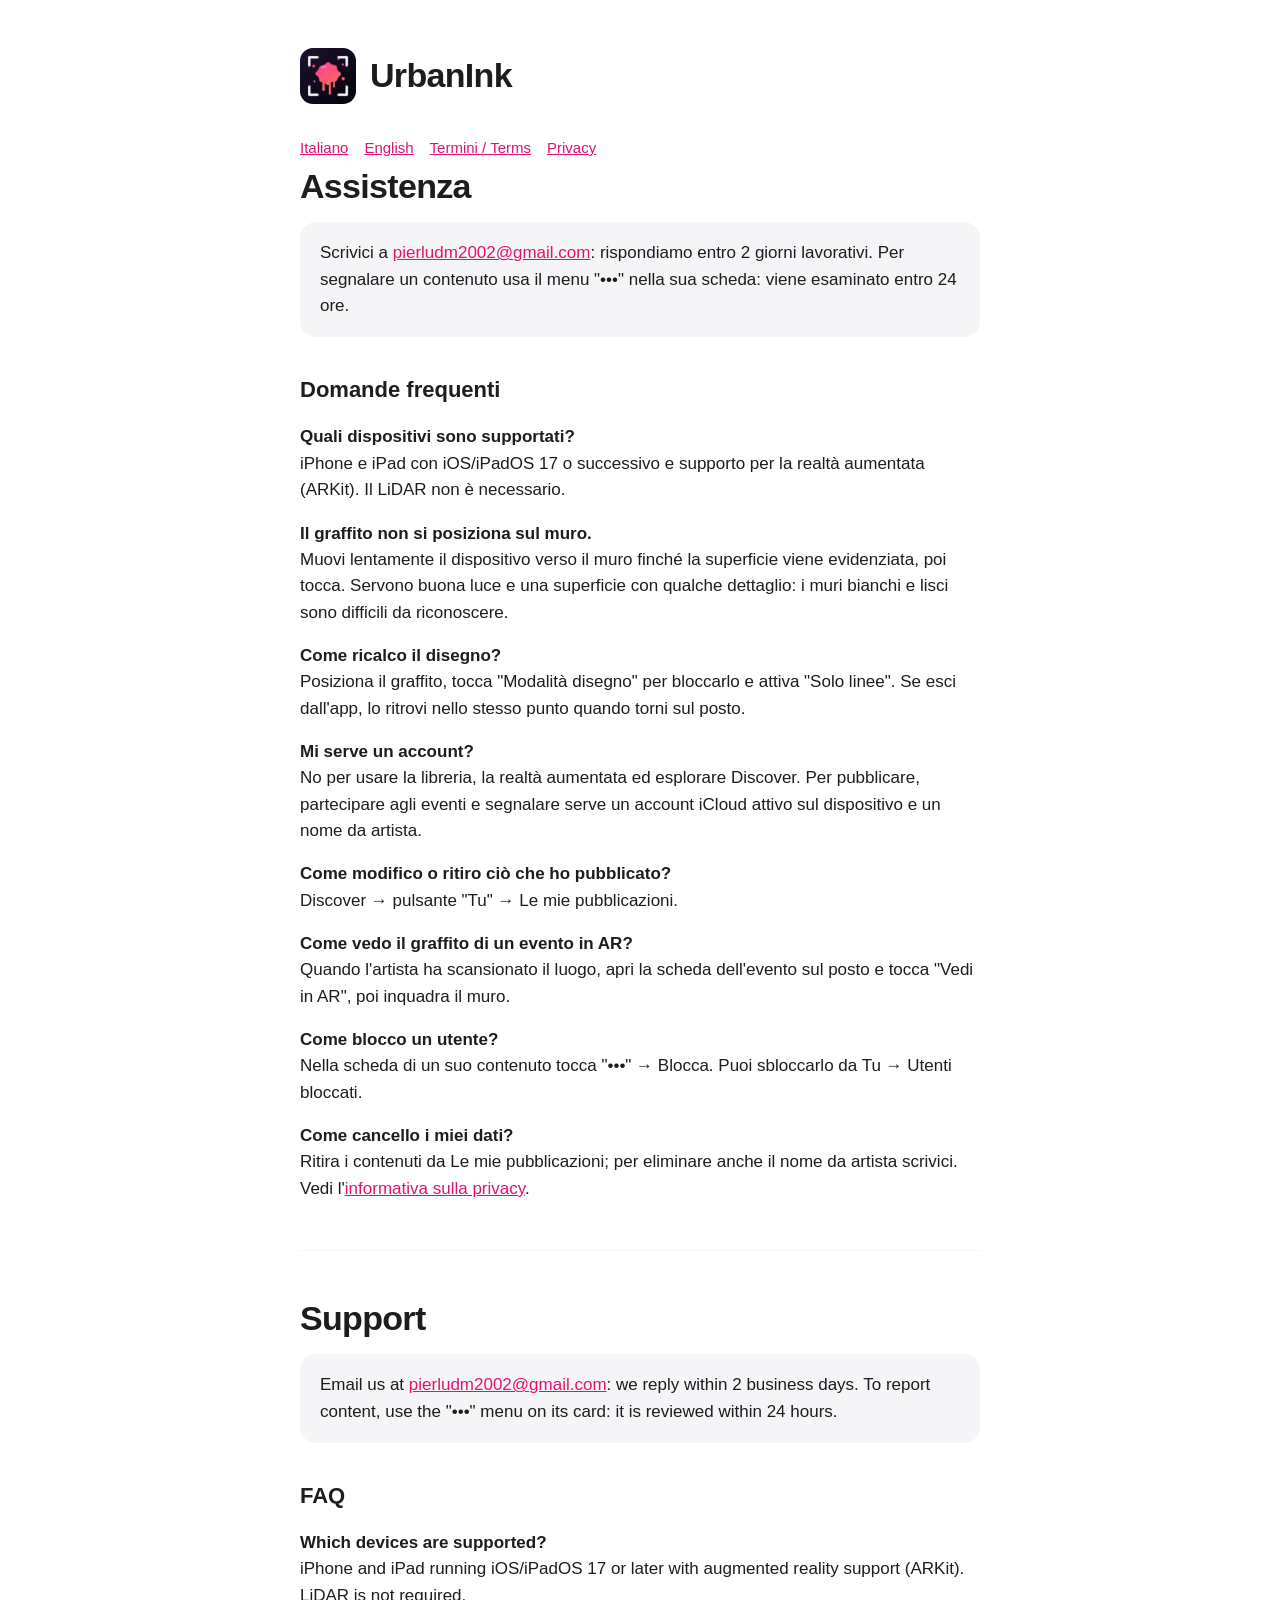
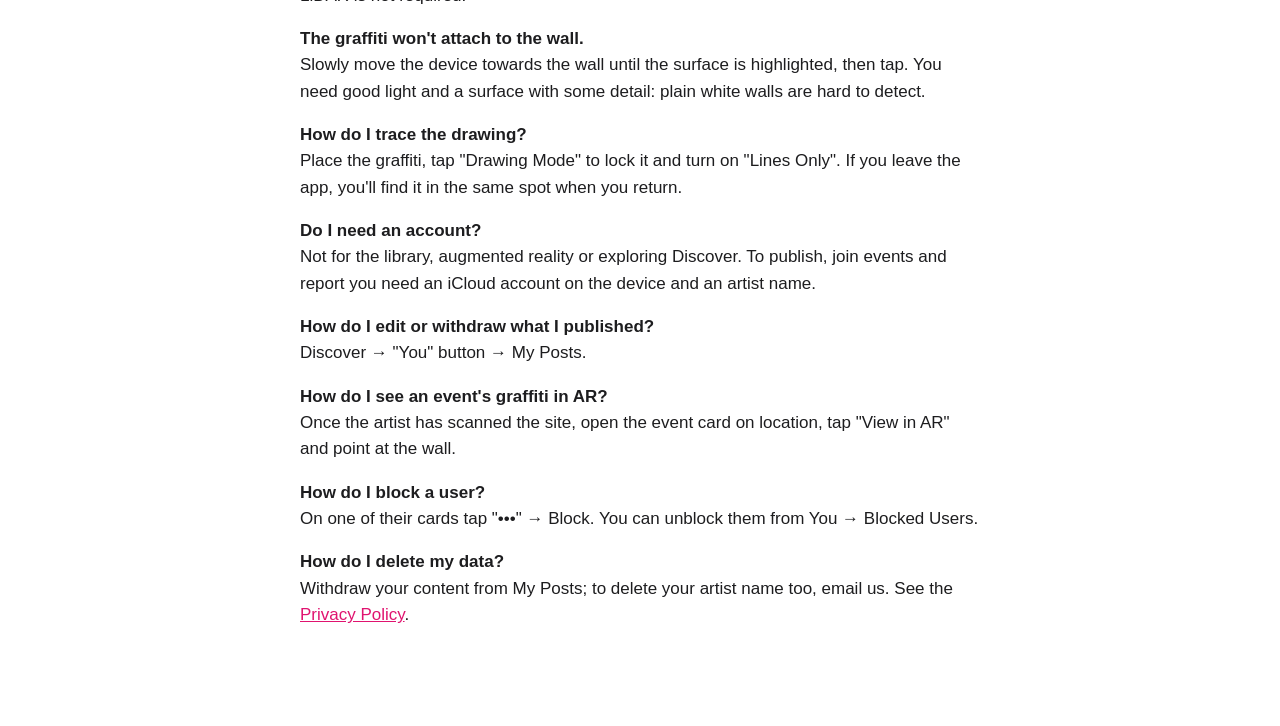
<file: index.html>
<!doctype html>
<html lang="it">
<head>
<meta charset="utf-8">
<meta http-equiv="refresh" content="0; url=support.html">
<title>UrbanInk</title>
</head>
<body><a href="support.html">UrbanInk</a></body>
</html>
</file>
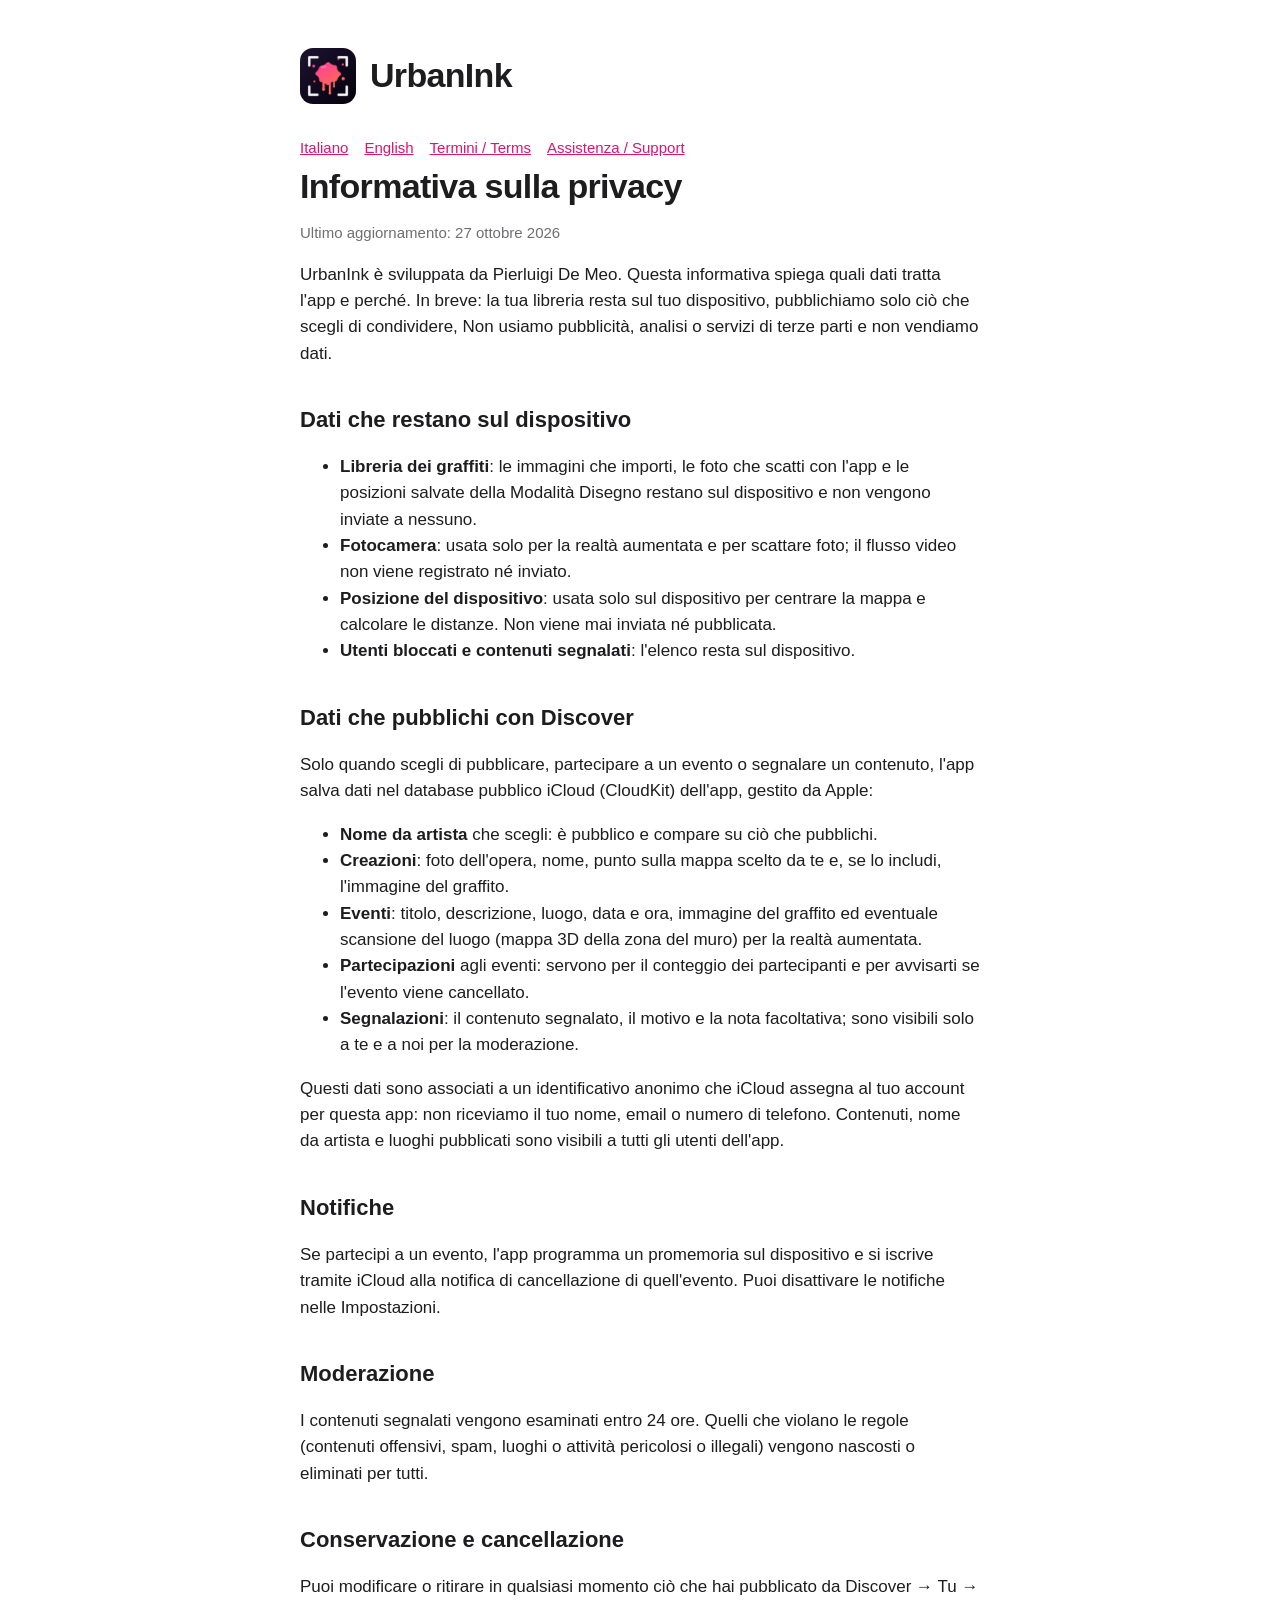
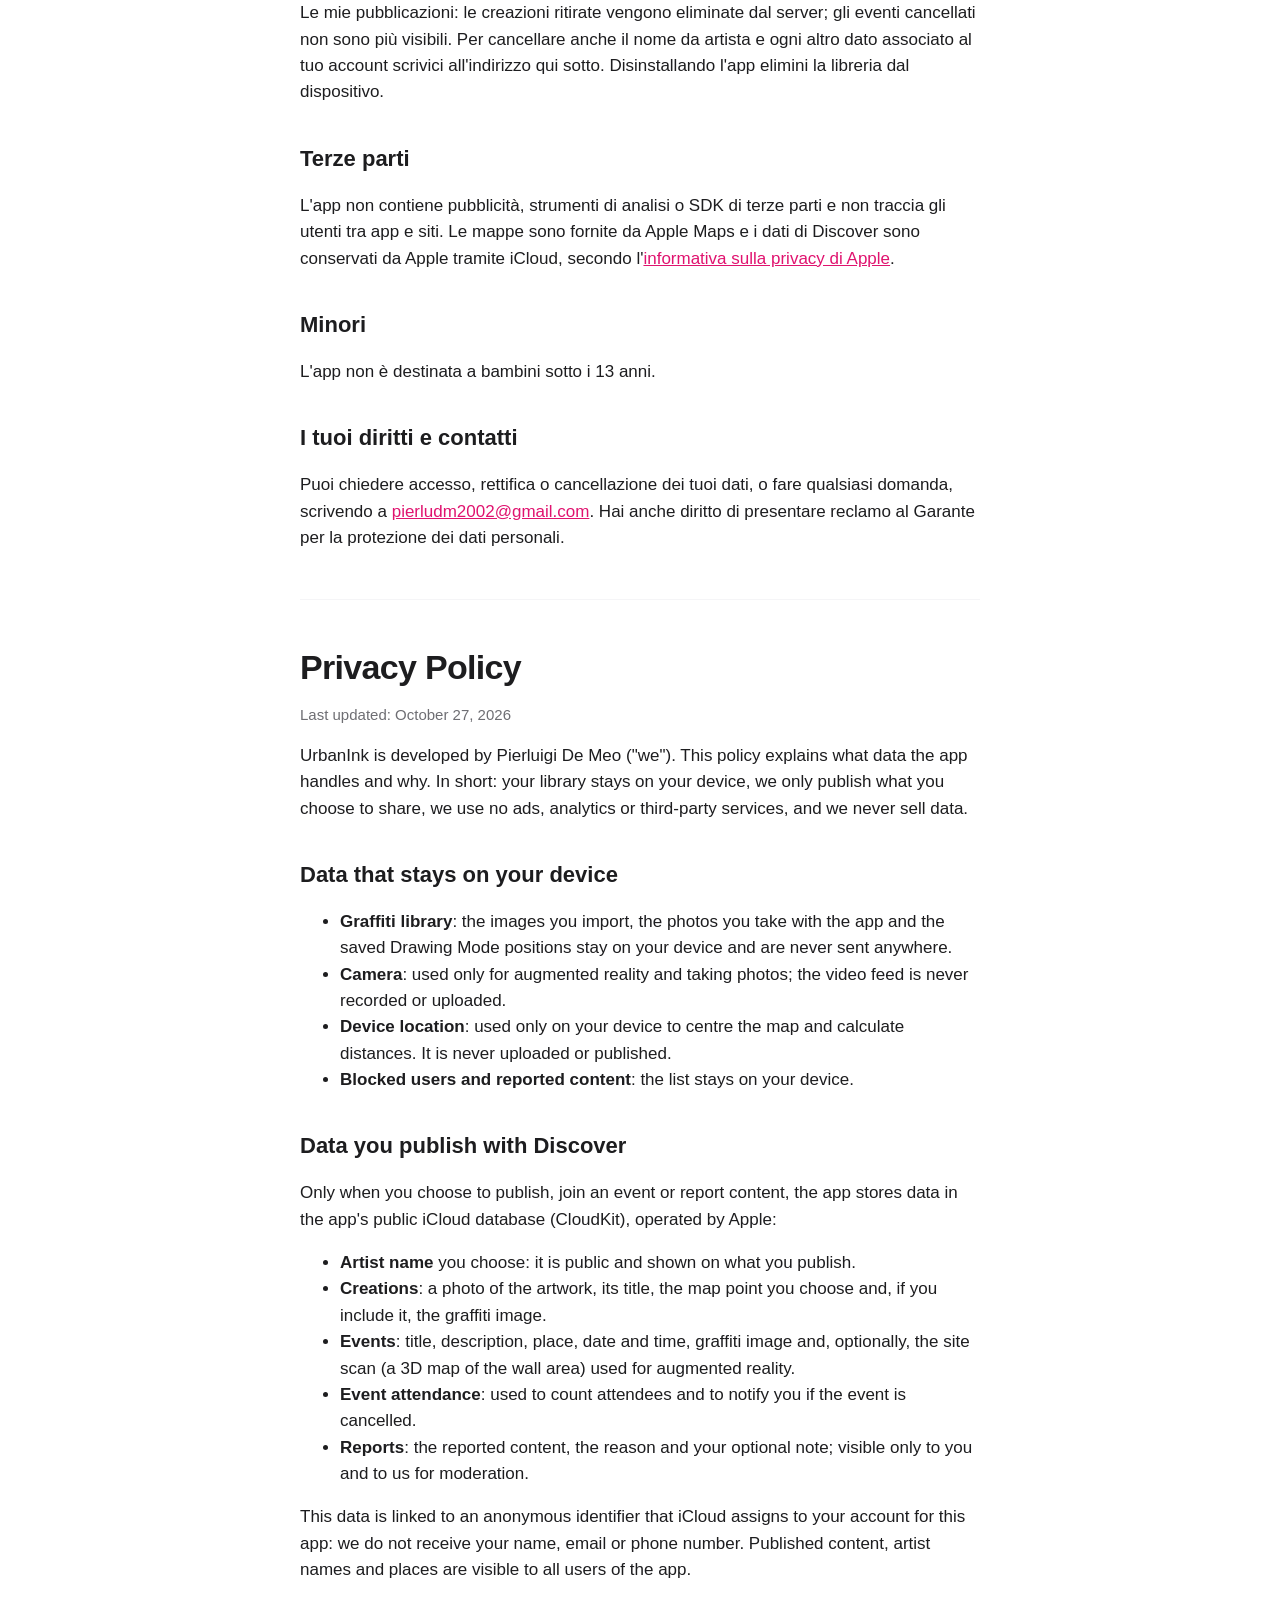
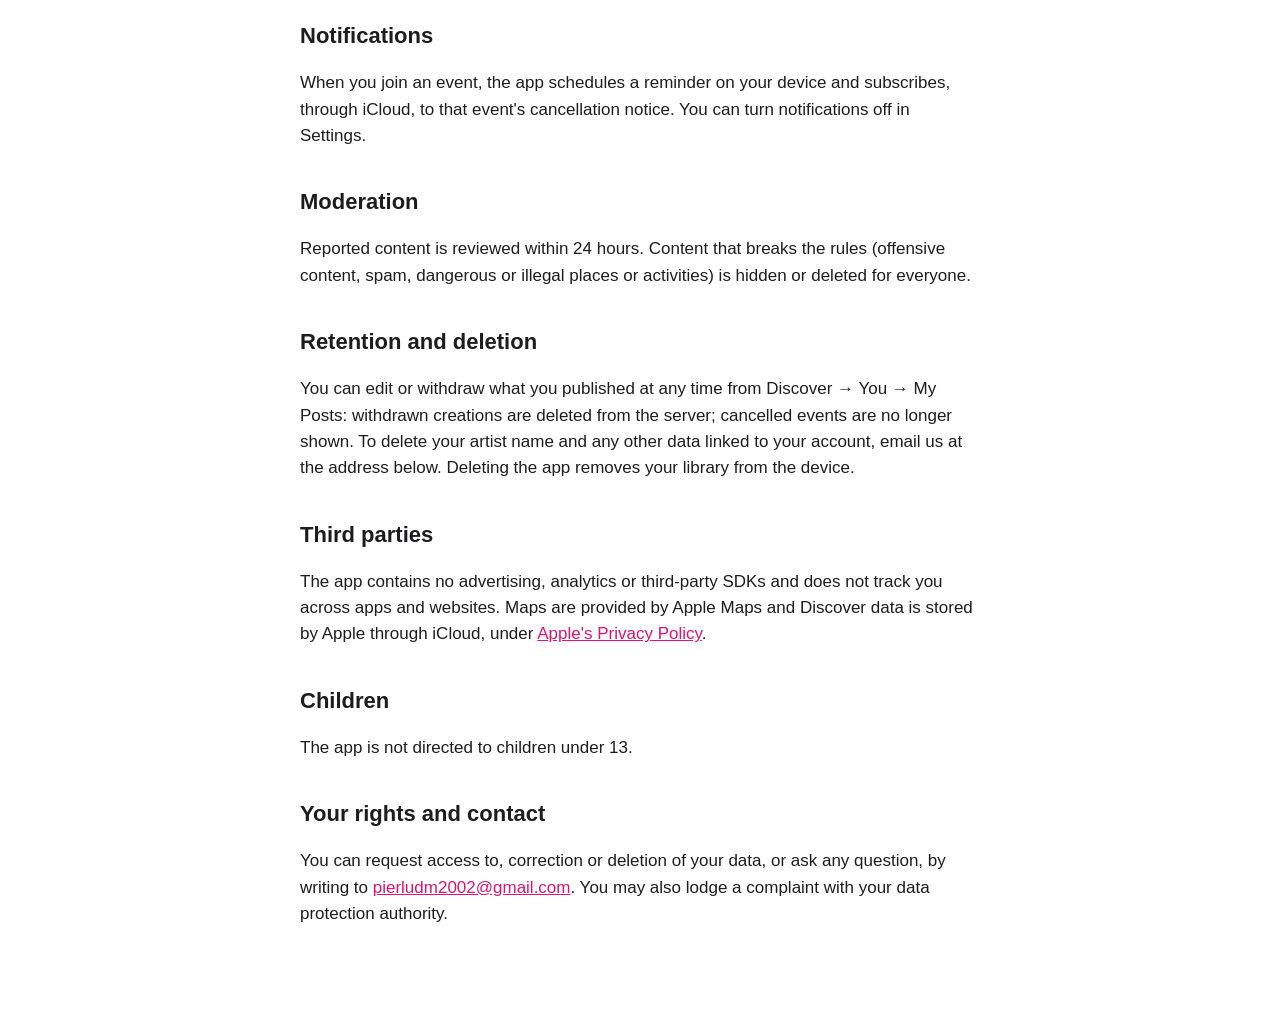
<file: privacy.html>
<!doctype html>
<html lang="it">

<head>
    <meta charset="utf-8">
    <meta name="viewport" content="width=device-width, initial-scale=1">
    <title>UrbanInk — Informativa sulla privacy / Privacy Policy</title>
    <link rel="stylesheet" href="style.css">
</head>

<body>
    <main>
        <header><img src="icon.png" alt="">
            <h1>UrbanInk</h1>
        </header>
        <nav><a href="#it">Italiano</a><a href="#en">English</a><a href="terms.html">Termini / Terms</a><a
                href="support.html">Assistenza / Support</a></nav>

        <section id="it">
            <h1>Informativa sulla privacy</h1>
            <p class="muted">Ultimo aggiornamento: 27 ottobre 2026</p>

            <p>UrbanInk è sviluppata da Pierluigi De Meo. Questa informativa spiega quali dati tratta l'app e perché. In
                breve: la tua libreria resta sul tuo dispositivo, pubblichiamo solo ciò che scegli di condividere, Non
                usiamo pubblicità, analisi o servizi di terze parti e non vendiamo dati.</p>

            <h2>Dati che restano sul dispositivo</h2>
            <ul>
                <li><strong>Libreria dei graffiti</strong>: le immagini che importi, le foto che scatti con l'app e le
                    posizioni salvate della Modalità Disegno restano sul dispositivo e non vengono inviate a nessuno.
                </li>
                <li><strong>Fotocamera</strong>: usata solo per la realtà aumentata e per scattare foto; il flusso video
                    non viene registrato né inviato.</li>
                <li><strong>Posizione del dispositivo</strong>: usata solo sul dispositivo per centrare la mappa e
                    calcolare le distanze. Non viene mai inviata né pubblicata.</li>
                <li><strong>Utenti bloccati e contenuti segnalati</strong>: l'elenco resta sul dispositivo.</li>
            </ul>

            <h2>Dati che pubblichi con Discover</h2>
            <p>Solo quando scegli di pubblicare, partecipare a un evento o segnalare un contenuto, l'app salva dati nel
                database pubblico iCloud (CloudKit) dell'app, gestito da Apple:</p>
            <ul>
                <li><strong>Nome da artista</strong> che scegli: è pubblico e compare su ciò che pubblichi.</li>
                <li><strong>Creazioni</strong>: foto dell'opera, nome, punto sulla mappa scelto da te e, se lo includi,
                    l'immagine del graffito.</li>
                <li><strong>Eventi</strong>: titolo, descrizione, luogo, data e ora, immagine del graffito ed eventuale
                    scansione del luogo (mappa 3D della zona del muro) per la realtà aumentata.</li>
                <li><strong>Partecipazioni</strong> agli eventi: servono per il conteggio dei partecipanti e per
                    avvisarti se l'evento viene cancellato.</li>
                <li><strong>Segnalazioni</strong>: il contenuto segnalato, il motivo e la nota facoltativa; sono
                    visibili solo a te e a noi per la moderazione.</li>
            </ul>
            <p>Questi dati sono associati a un identificativo anonimo che iCloud assegna al tuo account per questa app:
                non riceviamo il tuo nome, email o numero di telefono. Contenuti, nome da artista e luoghi pubblicati
                sono visibili a tutti gli utenti dell'app.</p>

            <h2>Notifiche</h2>
            <p>Se partecipi a un evento, l'app programma un promemoria sul dispositivo e si iscrive tramite iCloud alla
                notifica di cancellazione di quell'evento. Puoi disattivare le notifiche nelle Impostazioni.</p>

            <h2>Moderazione</h2>
            <p>I contenuti segnalati vengono esaminati entro 24 ore. Quelli che violano le regole (contenuti offensivi,
                spam, luoghi o attività pericolosi o illegali) vengono nascosti o eliminati per tutti.</p>

            <h2>Conservazione e cancellazione</h2>
            <p>Puoi modificare o ritirare in qualsiasi momento ciò che hai pubblicato da Discover → Tu → Le mie
                pubblicazioni: le creazioni ritirate vengono eliminate dal server; gli eventi cancellati non sono più
                visibili. Per cancellare anche il nome da artista e ogni altro dato associato al tuo account scrivici
                all'indirizzo qui sotto. Disinstallando l'app elimini la libreria dal dispositivo.</p>

            <h2>Terze parti</h2>
            <p>L'app non contiene pubblicità, strumenti di analisi o SDK di terze parti e non traccia gli utenti tra app
                e siti. Le mappe sono fornite da Apple Maps e i dati di Discover sono conservati da Apple tramite
                iCloud, secondo l'<a href="https://www.apple.com/legal/privacy/">informativa sulla privacy di Apple</a>.
            </p>

            <h2>Minori</h2>
            <p>L'app non è destinata a bambini sotto i 13 anni.</p>

            <h2>I tuoi diritti e contatti</h2>
            <p>Puoi chiedere accesso, rettifica o cancellazione dei tuoi dati, o fare qualsiasi domanda, scrivendo a <a
                    href="mailto:pierludm2002@gmail.com">pierludm2002@gmail.com</a>. Hai anche diritto di presentare
                reclamo al Garante per la protezione dei dati personali.</p>
        </section>

        <hr>

        <section id="en">
            <h1>Privacy Policy</h1>
            <p class="muted">Last updated: October 27, 2026</p>

            <p>UrbanInk is developed by Pierluigi De Meo ("we"). This policy explains what data the app handles and why.
                In short: your library stays on your device, we only publish what you choose to share, we use no ads,
                analytics or third-party services, and we never sell data.</p>

            <h2>Data that stays on your device</h2>
            <ul>
                <li><strong>Graffiti library</strong>: the images you import, the photos you take with the app and the
                    saved Drawing Mode positions stay on your device and are never sent anywhere.</li>
                <li><strong>Camera</strong>: used only for augmented reality and taking photos; the video feed is never
                    recorded or uploaded.</li>
                <li><strong>Device location</strong>: used only on your device to centre the map and calculate
                    distances. It is never uploaded or published.</li>
                <li><strong>Blocked users and reported content</strong>: the list stays on your device.</li>
            </ul>

            <h2>Data you publish with Discover</h2>
            <p>Only when you choose to publish, join an event or report content, the app stores data in the app's public
                iCloud database (CloudKit), operated by Apple:</p>
            <ul>
                <li><strong>Artist name</strong> you choose: it is public and shown on what you publish.</li>
                <li><strong>Creations</strong>: a photo of the artwork, its title, the map point you choose and, if you
                    include it, the graffiti image.</li>
                <li><strong>Events</strong>: title, description, place, date and time, graffiti image and, optionally,
                    the site scan (a 3D map of the wall area) used for augmented reality.</li>
                <li><strong>Event attendance</strong>: used to count attendees and to notify you if the event is
                    cancelled.</li>
                <li><strong>Reports</strong>: the reported content, the reason and your optional note; visible only to
                    you and to us for moderation.</li>
            </ul>
            <p>This data is linked to an anonymous identifier that iCloud assigns to your account for this app: we do
                not receive your name, email or phone number. Published content, artist names and places are visible to
                all users of the app.</p>

            <h2>Notifications</h2>
            <p>When you join an event, the app schedules a reminder on your device and subscribes, through iCloud, to
                that event's cancellation notice. You can turn notifications off in Settings.</p>

            <h2>Moderation</h2>
            <p>Reported content is reviewed within 24 hours. Content that breaks the rules (offensive content, spam,
                dangerous or illegal places or activities) is hidden or deleted for everyone.</p>

            <h2>Retention and deletion</h2>
            <p>You can edit or withdraw what you published at any time from Discover → You → My Posts: withdrawn
                creations are deleted from the server; cancelled events are no longer shown. To delete your artist name
                and any other data linked to your account, email us at the address below. Deleting the app removes your
                library from the device.</p>

            <h2>Third parties</h2>
            <p>The app contains no advertising, analytics or third-party SDKs and does not track you across apps and
                websites. Maps are provided by Apple Maps and Discover data is stored by Apple through iCloud, under <a
                    href="https://www.apple.com/legal/privacy/">Apple's Privacy Policy</a>.</p>

            <h2>Children</h2>
            <p>The app is not directed to children under 13.</p>

            <h2>Your rights and contact</h2>
            <p>You can request access to, correction or deletion of your data, or ask any question, by writing to <a
                    href="mailto:pierludm2002@gmail.com">pierludm2002@gmail.com</a>. You may also lodge a complaint with
                your data protection authority.</p>
        </section>
    </main>
</body>

</html>
</file>
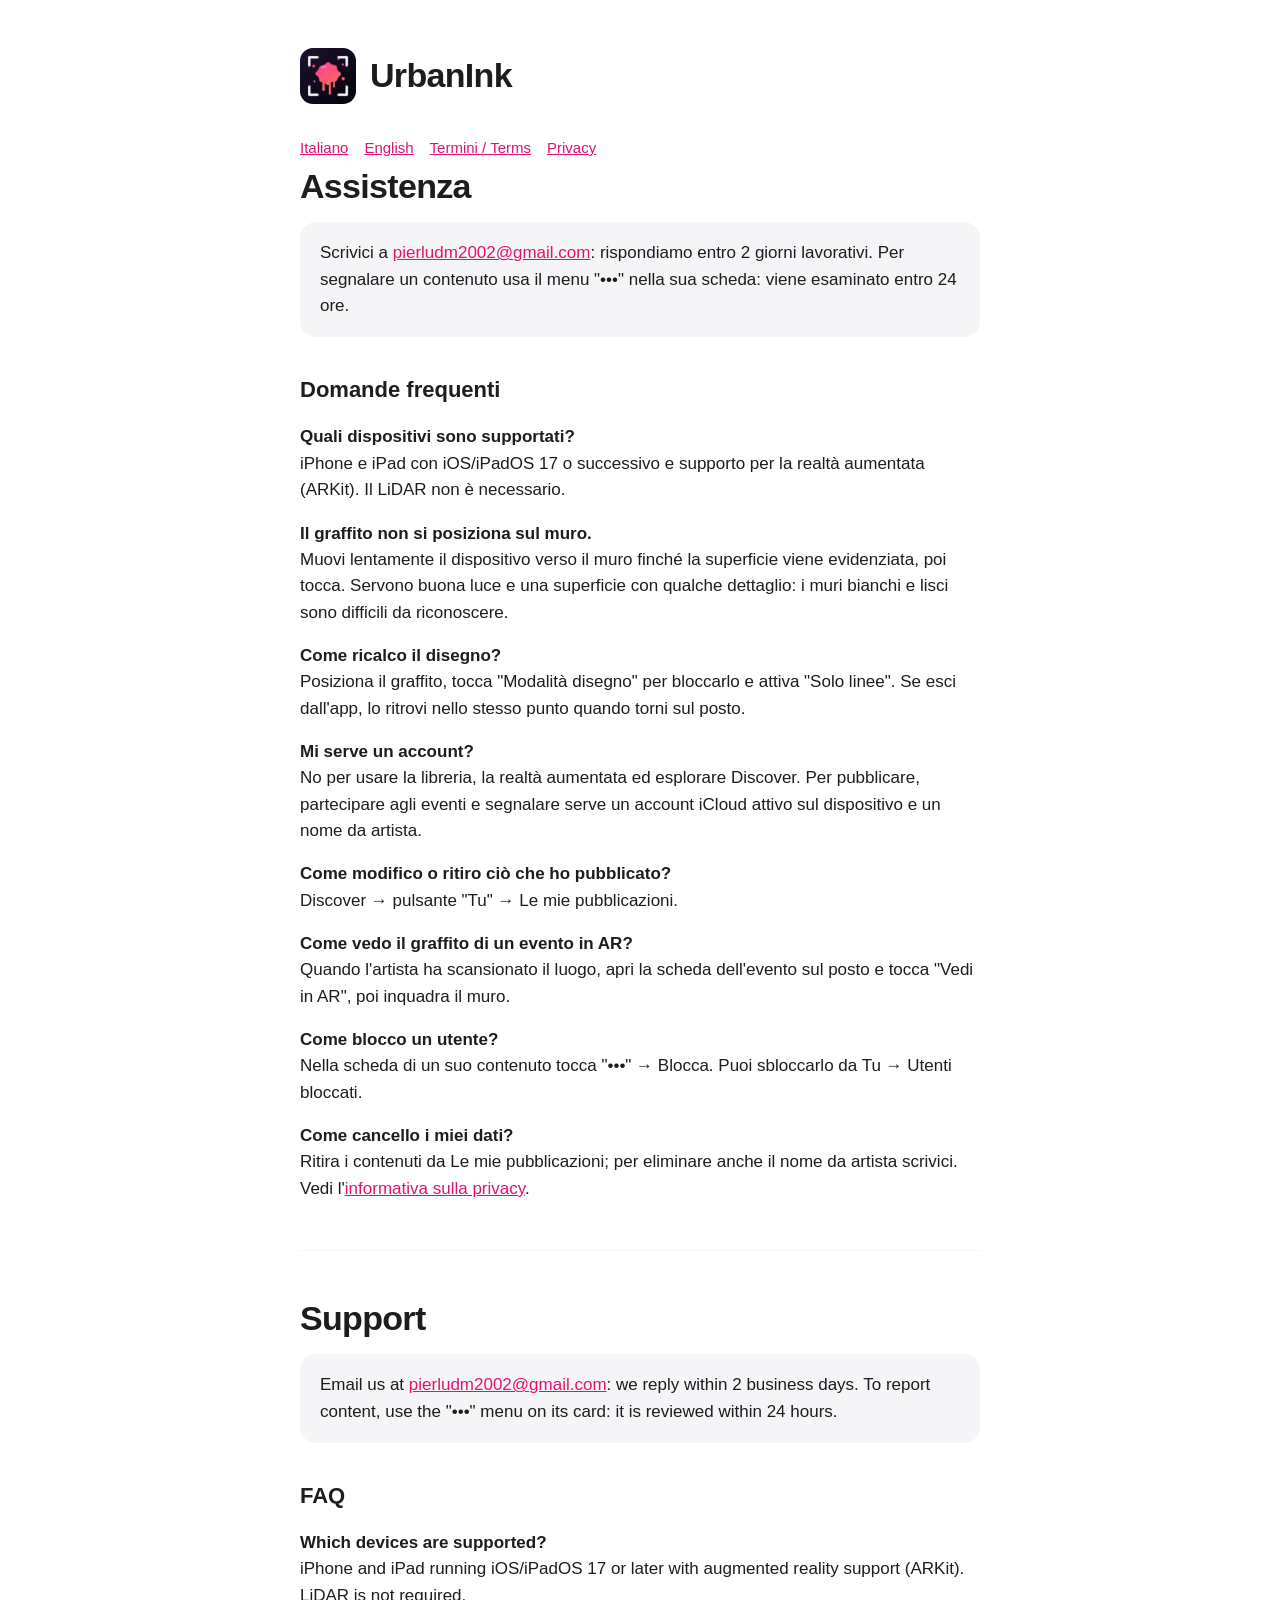
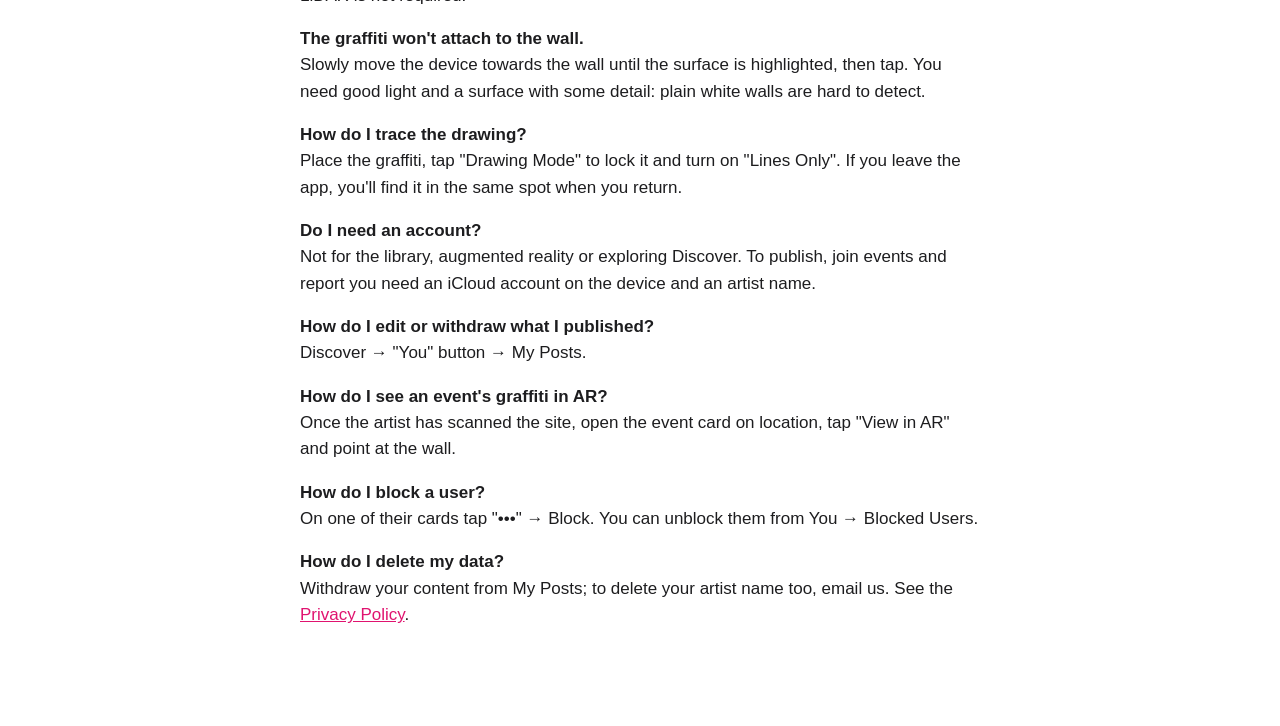
<file: support.html>
<!doctype html>
<html lang="it">

<head>
    <meta charset="utf-8">
    <meta name="viewport" content="width=device-width, initial-scale=1">
    <title>UrbanInk — Assistenza / Support</title>
    <link rel="stylesheet" href="style.css">
</head>

<body>
    <main>
        <header><img src="icon.png" alt="">
            <h1>UrbanInk</h1>
        </header>
        <nav><a href="#it">Italiano</a><a href="#en">English</a><a href="terms.html">Termini / Terms</a><a
                href="privacy.html">Privacy</a></nav>

        <section id="it">
            <h1>Assistenza</h1>
            <div class="card">Scrivici a <a href="mailto:pierludm2002@gmail.com">pierludm2002@gmail.com</a>: rispondiamo
                entro 2 giorni lavorativi. Per segnalare un contenuto usa il menu "•••" nella sua scheda: viene
                esaminato entro 24 ore.</div>

            <h2>Domande frequenti</h2>
            <p><strong>Quali dispositivi sono supportati?</strong><br>iPhone e iPad con iOS/iPadOS 17 o successivo e
                supporto per la realtà aumentata (ARKit). Il LiDAR non è necessario.</p>
            <p><strong>Il graffito non si posiziona sul muro.</strong><br>Muovi lentamente il dispositivo verso il muro
                finché la superficie viene evidenziata, poi tocca. Servono buona luce e una superficie con qualche
                dettaglio: i muri bianchi e lisci sono difficili da riconoscere.</p>
            <p><strong>Come ricalco il disegno?</strong><br>Posiziona il graffito, tocca "Modalità disegno" per
                bloccarlo e attiva "Solo linee". Se esci dall'app, lo ritrovi nello stesso punto quando torni sul posto.
            </p>
            <p><strong>Mi serve un account?</strong><br>No per usare la libreria, la realtà aumentata ed esplorare
                Discover. Per pubblicare, partecipare agli eventi e segnalare serve un account iCloud attivo sul
                dispositivo e un nome da artista.</p>
            <p><strong>Come modifico o ritiro ciò che ho pubblicato?</strong><br>Discover → pulsante "Tu" → Le mie
                pubblicazioni.</p>
            <p><strong>Come vedo il graffito di un evento in AR?</strong><br>Quando l'artista ha scansionato il luogo,
                apri la scheda dell'evento sul posto e tocca "Vedi in AR", poi inquadra il muro.</p>
            <p><strong>Come blocco un utente?</strong><br>Nella scheda di un suo contenuto tocca "•••" → Blocca. Puoi
                sbloccarlo da Tu → Utenti bloccati.</p>
            <p><strong>Come cancello i miei dati?</strong><br>Ritira i contenuti da Le mie pubblicazioni; per eliminare
                anche il nome da artista scrivici. Vedi l'<a href="privacy.html">informativa sulla privacy</a>.</p>
        </section>

        <hr>

        <section id="en">
            <h1>Support</h1>
            <div class="card">Email us at <a href="mailto:pierludm2002@gmail.com">pierludm2002@gmail.com</a>: we reply
                within 2 business days. To report content, use the "•••" menu on its card: it is reviewed within 24
                hours.</div>

            <h2>FAQ</h2>
            <p><strong>Which devices are supported?</strong><br>iPhone and iPad running iOS/iPadOS 17 or later with
                augmented reality support (ARKit). LiDAR is not required.</p>
            <p><strong>The graffiti won't attach to the wall.</strong><br>Slowly move the device towards the wall until
                the surface is highlighted, then tap. You need good light and a surface with some detail: plain white
                walls are hard to detect.</p>
            <p><strong>How do I trace the drawing?</strong><br>Place the graffiti, tap "Drawing Mode" to lock it and
                turn on "Lines Only". If you leave the app, you'll find it in the same spot when you return.</p>
            <p><strong>Do I need an account?</strong><br>Not for the library, augmented reality or exploring Discover.
                To publish, join events and report you need an iCloud account on the device and an artist name.</p>
            <p><strong>How do I edit or withdraw what I published?</strong><br>Discover → "You" button → My Posts.</p>
            <p><strong>How do I see an event's graffiti in AR?</strong><br>Once the artist has scanned the site, open
                the event card on location, tap "View in AR" and point at the wall.</p>
            <p><strong>How do I block a user?</strong><br>On one of their cards tap "•••" → Block. You can unblock them
                from You → Blocked Users.</p>
            <p><strong>How do I delete my data?</strong><br>Withdraw your content from My Posts; to delete your artist
                name too, email us. See the <a href="privacy.html">Privacy Policy</a>.</p>
        </section>
    </main>
</body>

</html>
</file>
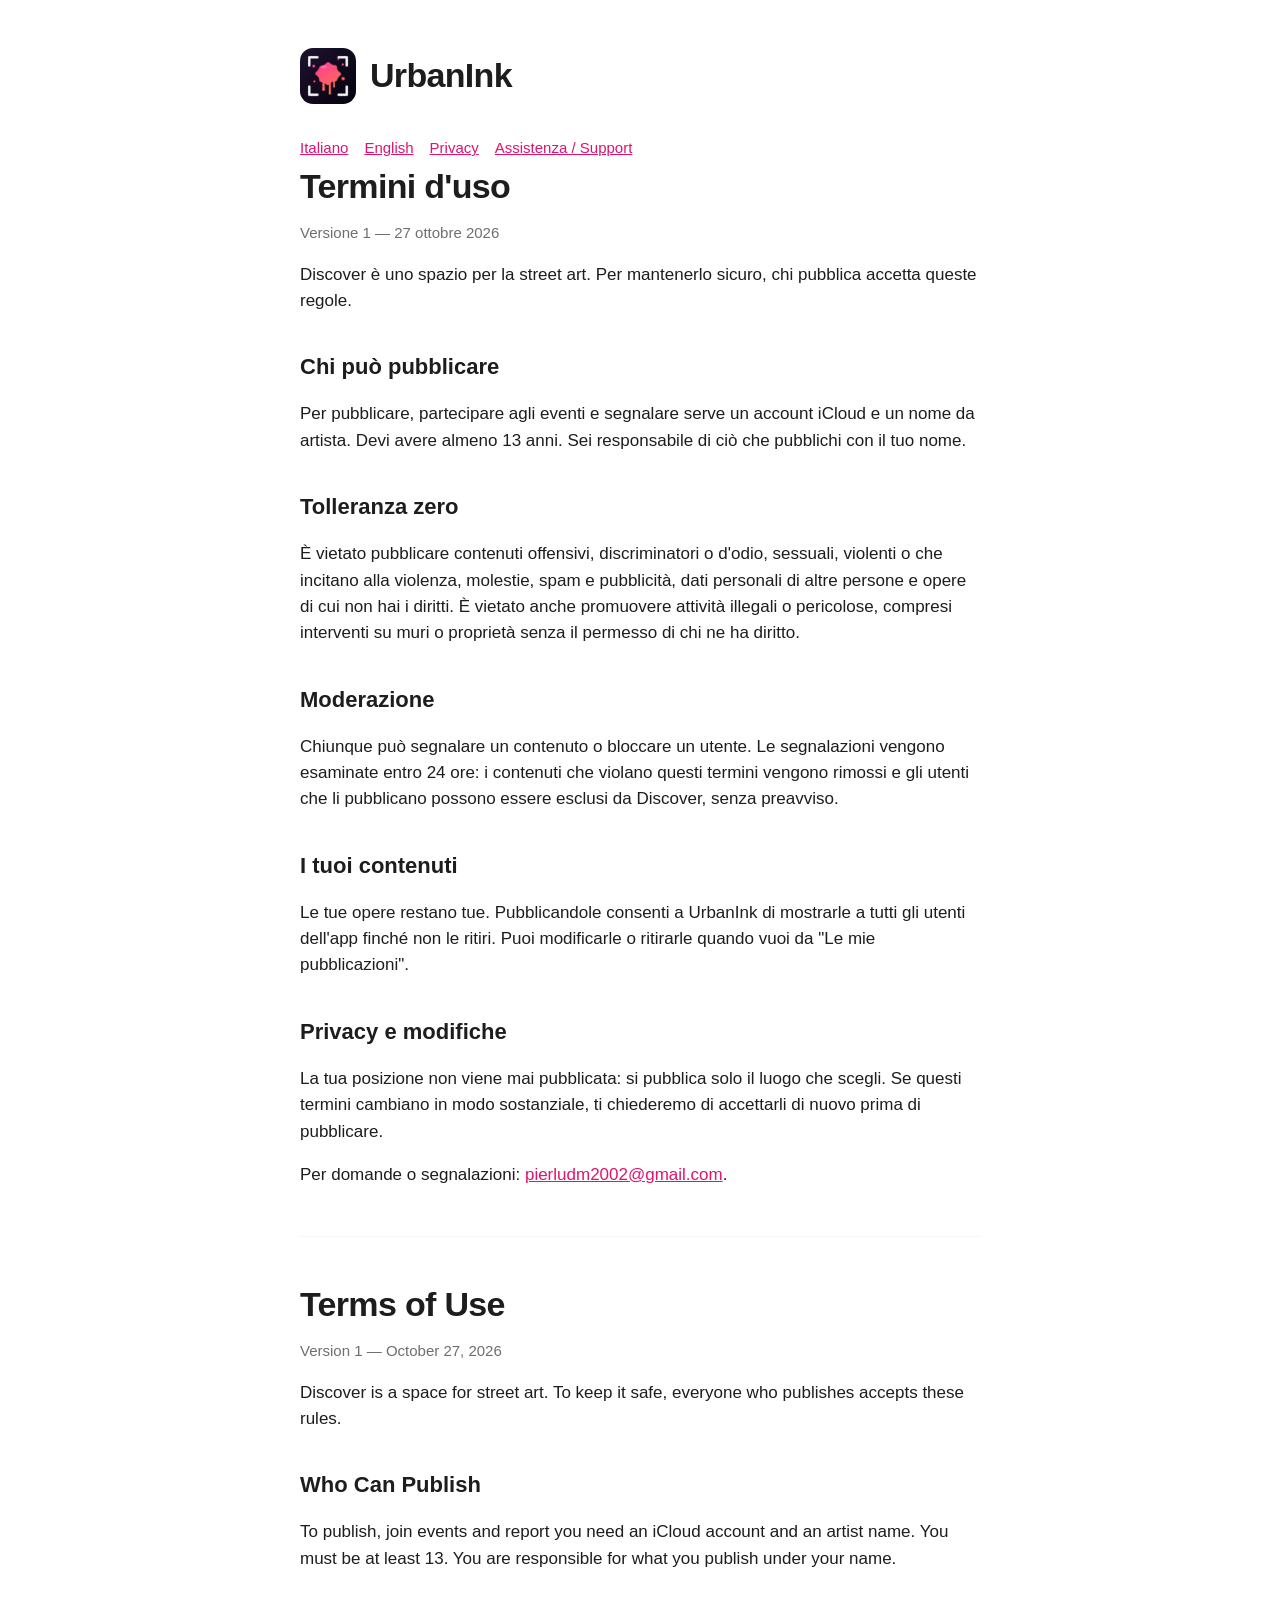
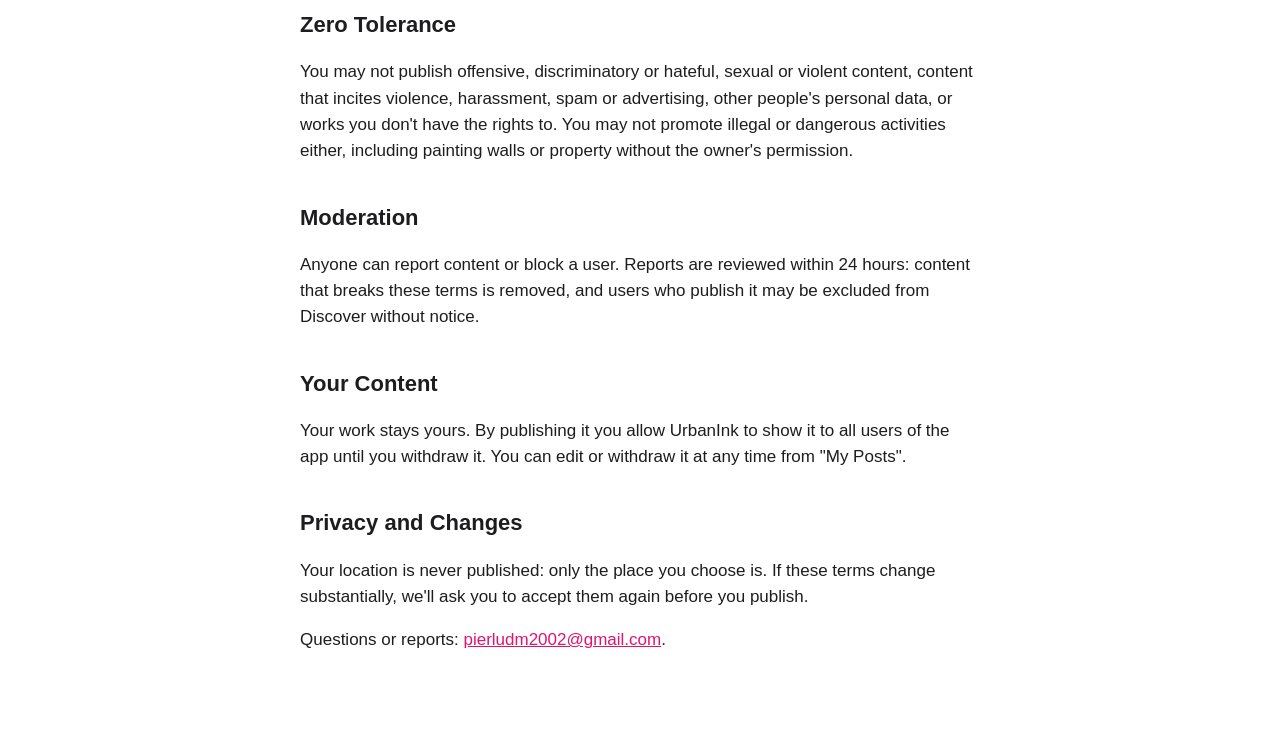
<file: terms.html>
<!doctype html>
<html lang="it">

<head>
    <meta charset="utf-8">
    <meta name="viewport" content="width=device-width, initial-scale=1">
    <title>UrbanInk — Termini d'uso / Terms of Use</title>
    <link rel="stylesheet" href="style.css">
</head>

<body>
    <main>
        <header><img src="icon.png" alt="">
            <h1>UrbanInk</h1>
        </header>
        <nav><a href="#it">Italiano</a><a href="#en">English</a><a href="privacy.html">Privacy</a><a
                href="support.html">Assistenza / Support</a></nav>
        <!-- Stesso testo dell'app (UrbanInk/Core/Discover/TermsOfUse.swift), versione 1. -->
        <section id="it">
            <h1>Termini d'uso</h1>
            <p class="muted">Versione 1 — 27 ottobre 2026</p>
            <p>Discover è uno spazio per la street art. Per mantenerlo sicuro, chi pubblica accetta queste regole.</p>
            <h2>Chi può pubblicare</h2>
            <p>Per pubblicare, partecipare agli eventi e segnalare serve un account iCloud e un nome da artista. Devi
                avere almeno 13 anni. Sei responsabile di ciò che pubblichi con il tuo nome.</p>
            <h2>Tolleranza zero</h2>
            <p>È vietato pubblicare contenuti offensivi, discriminatori o d'odio, sessuali, violenti o che incitano alla
                violenza, molestie, spam e pubblicità, dati personali di altre persone e opere di cui non hai i diritti.
                È vietato anche promuovere attività illegali o pericolose, compresi interventi su muri o proprietà senza
                il permesso di chi ne ha diritto.</p>
            <h2>Moderazione</h2>
            <p>Chiunque può segnalare un contenuto o bloccare un utente. Le segnalazioni vengono esaminate entro 24 ore:
                i contenuti che violano questi termini vengono rimossi e gli utenti che li pubblicano possono essere
                esclusi da Discover, senza preavviso.</p>
            <h2>I tuoi contenuti</h2>
            <p>Le tue opere restano tue. Pubblicandole consenti a UrbanInk di mostrarle a tutti gli utenti dell'app
                finché non le ritiri. Puoi modificarle o ritirarle quando vuoi da "Le mie pubblicazioni".</p>
            <h2>Privacy e modifiche</h2>
            <p>La tua posizione non viene mai pubblicata: si pubblica solo il luogo che scegli. Se questi termini
                cambiano in modo sostanziale, ti chiederemo di accettarli di nuovo prima di pubblicare.</p>
            <p>Per domande o segnalazioni: <a href="mailto:pierludm2002@gmail.com">pierludm2002@gmail.com</a>.</p>
        </section>
        <hr>
        <section id="en">
            <h1>Terms of Use</h1>
            <p class="muted">Version 1 — October 27, 2026</p>
            <p>Discover is a space for street art. To keep it safe, everyone who publishes accepts these rules.</p>
            <h2>Who Can Publish</h2>
            <p>To publish, join events and report you need an iCloud account and an artist name. You must be at least
                13. You are responsible for what you publish under your name.</p>
            <h2>Zero Tolerance</h2>
            <p>You may not publish offensive, discriminatory or hateful, sexual or violent content, content that incites
                violence, harassment, spam or advertising, other people's personal data, or works you don't have the
                rights to. You may not promote illegal or dangerous activities either, including painting walls or
                property without the owner's permission.</p>
            <h2>Moderation</h2>
            <p>Anyone can report content or block a user. Reports are reviewed within 24 hours: content that breaks
                these terms is removed, and users who publish it may be excluded from Discover without notice.</p>
            <h2>Your Content</h2>
            <p>Your work stays yours. By publishing it you allow UrbanInk to show it to all users of the app until you
                withdraw it. You can edit or withdraw it at any time from "My Posts".</p>
            <h2>Privacy and Changes</h2>
            <p>Your location is never published: only the place you choose is. If these terms change substantially,
                we'll ask you to accept them again before you publish.</p>
            <p>Questions or reports: <a href="mailto:pierludm2002@gmail.com">pierludm2002@gmail.com</a>.</p>
        </section>
    </main>
</body>

</html>
</file>
<file: style.css>
:root { --accent: #E0136F; --text: #1d1d1f; --muted: #6e6e73; --bg: #ffffff; --card: #f5f5f7; }
@media (prefers-color-scheme: dark) { :root { --accent: #FF4FA3; --text: #f5f5f7; --muted: #a1a1a6; --bg: #000000; --card: #1c1c1e; } }
* { box-sizing: border-box; }
body { margin: 0; background: var(--bg); color: var(--text); font: 17px/1.55 -apple-system, BlinkMacSystemFont, "Helvetica Neue", Arial, sans-serif; }
main { max-width: 720px; margin: 0 auto; padding: 48px 20px 80px; }
header { display: flex; align-items: center; gap: 14px; margin-bottom: 32px; }
header img { width: 56px; height: 56px; border-radius: 13px; }
h1 { font-size: 34px; line-height: 1.15; margin: 0; letter-spacing: -0.02em; }
h2 { font-size: 22px; margin: 36px 0 8px; }
p, li { color: var(--text); }
.muted { color: var(--muted); font-size: 15px; }
a { color: var(--accent); }
nav { display: flex; gap: 16px; margin-bottom: 8px; font-size: 15px; }
.card { background: var(--card); border-radius: 16px; padding: 18px 20px; margin: 16px 0; }
hr { border: none; border-top: 1px solid var(--card); margin: 48px 0; }
</file>
